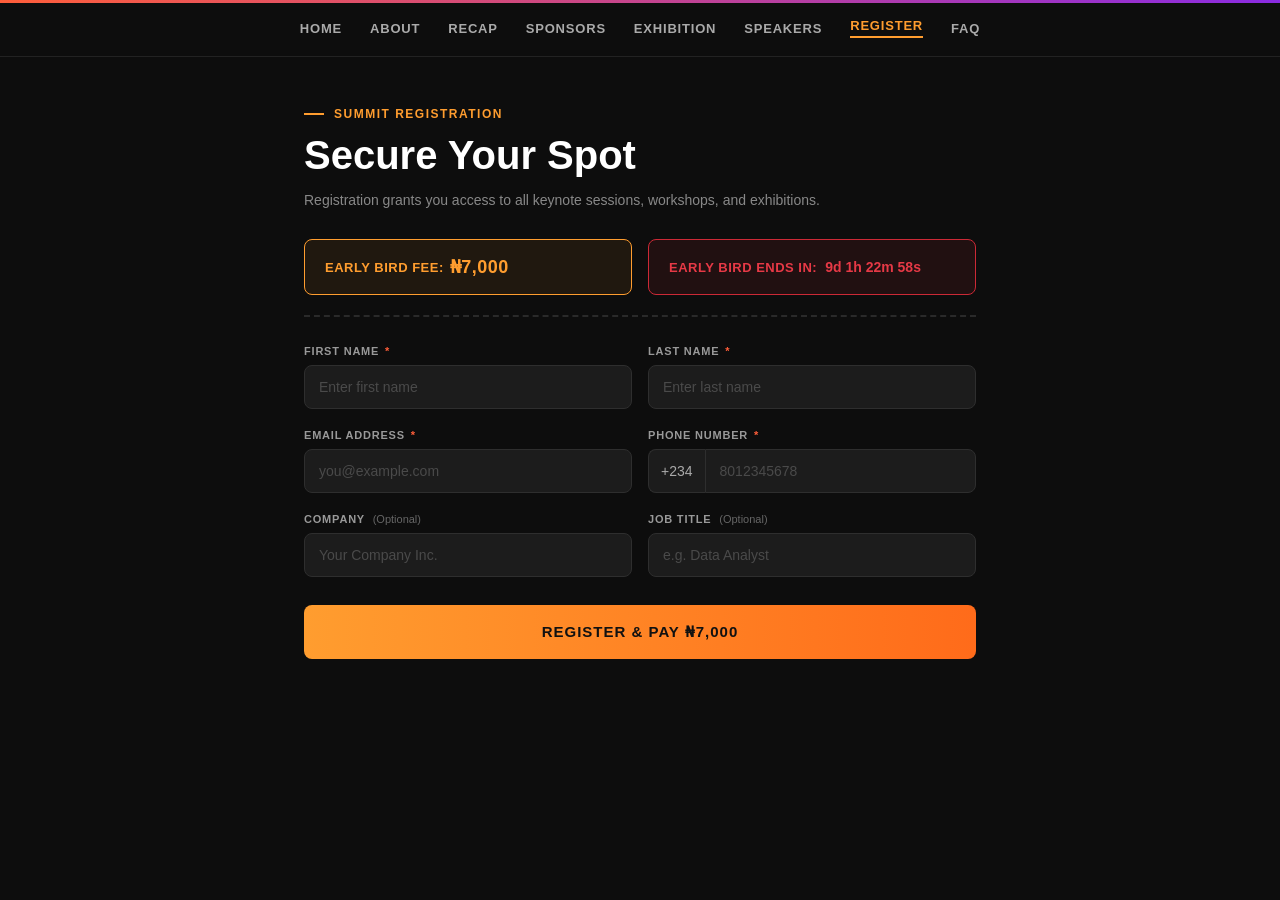
<file: projects/summit-registration/index.html>
<!DOCTYPE html>
<html lang="en">
<head>
    <meta charset="UTF-8">
    <meta name="viewport"
          content="width=device-width,
                   initial-scale=1.0">
    <title>Summit Registration</title>
    <link rel="stylesheet" href="style.css">
</head>
<body>

    <!-- NAVIGATION -->
    <nav class="navbar">
        <a href="#">Home</a>
        <a href="#">About</a>
        <a href="#">Recap</a>
        <a href="#">Sponsors</a>
        <a href="#">Exhibition</a>
        <a href="#">Speakers</a>
        <a href="#" class="active">Register</a>
        <a href="#">FAQ</a>
    </nav>

    <!-- MAIN CARD -->
    <div class="reg-card">

        <!-- EYEBROW -->
        <p class="eyebrow">
            Summit Registration
        </p>

        <!-- HEADING -->
        <h1>Secure Your Spot</h1>

        <!-- DESCRIPTION -->
        <p class="description">
            Registration grants you access to
            all keynote sessions, workshops,
            and exhibitions.
        </p>

        <!-- ============================
             PRICING ROW
             Two columns side by side.
             LEFT  → Early Bird Fee
             RIGHT → Countdown Timer
             ============================ -->
        <div class="two-col">

            <!-- LEFT: Price badge -->
            <div class="price-badge">
                EARLY BIRD FEE:
                <strong>₦7,000</strong>
            </div>

            <!-- RIGHT: Countdown badge -->
            <div class="countdown-badge">
                <span class="countdown-label">
                    EARLY BIRD ENDS IN:
                </span>
                <span id="countdown">
                    Loading...
                </span>
            </div>

        </div>

        <!-- DASHED DIVIDER -->
        <div class="divider"></div>

        <!-- ============================
             REGISTRATION FORM
             ============================ -->
        <form id="regForm">

            <!-- ========================
                 ROW 1
                 LEFT  → First Name
                 RIGHT → Last Name
                 ======================== -->
            <div class="two-col">

                <div class="form-group">
                    <label class="form-label">
                        First Name
                        <span class="required">*</span>
                    </label>
                    <input
                        type="text"
                        class="form-input"
                        placeholder="Enter first name"
                        required>
                </div>

                <div class="form-group">
                    <label class="form-label">
                        Last Name
                        <span class="required">*</span>
                    </label>
                    <input
                        type="text"
                        class="form-input"
                        placeholder="Enter last name"
                        required>
                </div>

            </div>

            <!-- ========================
                 ROW 2
                 LEFT  → Email Address
                 RIGHT → Phone Number
                 ======================== -->
            <div class="two-col">

                <div class="form-group">
                    <label class="form-label">
                        Email Address
                        <span class="required">*</span>
                    </label>
                    <input
                        type="email"
                        class="form-input"
                        placeholder="you@example.com"
                        required>
                </div>

                <div class="form-group">
                    <label class="form-label">
                        Phone Number
                        <span class="required">*</span>
                    </label>
                    <!-- Country code + phone joined -->
                    <div class="phone-group">
                        <div class="country-code">
                            +234
                        </div>
                        <input
                            type="tel"
                            class="form-input"
                            placeholder="8012345678"
                            required>
                    </div>
                </div>

            </div>

            <!-- ========================
                 ROW 3
                 LEFT  → Company (Optional)
                 RIGHT → Job Title (Optional)
                 ======================== -->
            <div class="two-col">

                <div class="form-group">
                    <label class="form-label">
                        Company
                        <span class="optional">
                            (Optional)
                        </span>
                    </label>
                    <input
                        type="text"
                        class="form-input"
                        placeholder="Your Company Inc.">
                </div>

                <div class="form-group">
                    <label class="form-label">
                        Job Title
                        <span class="optional">
                            (Optional)
                        </span>
                    </label>
                    <input
                        type="text"
                        class="form-input"
                        placeholder="e.g. Data Analyst">
                </div>

            </div>

            <!-- SUBMIT BUTTON — full width -->
            <button type="submit"
                    class="btn-submit">
                Register &amp; Pay ₦7,000
            </button>

        </form>

    </div>

    <script src="script.js"></script>

</body>
</html>
</file>
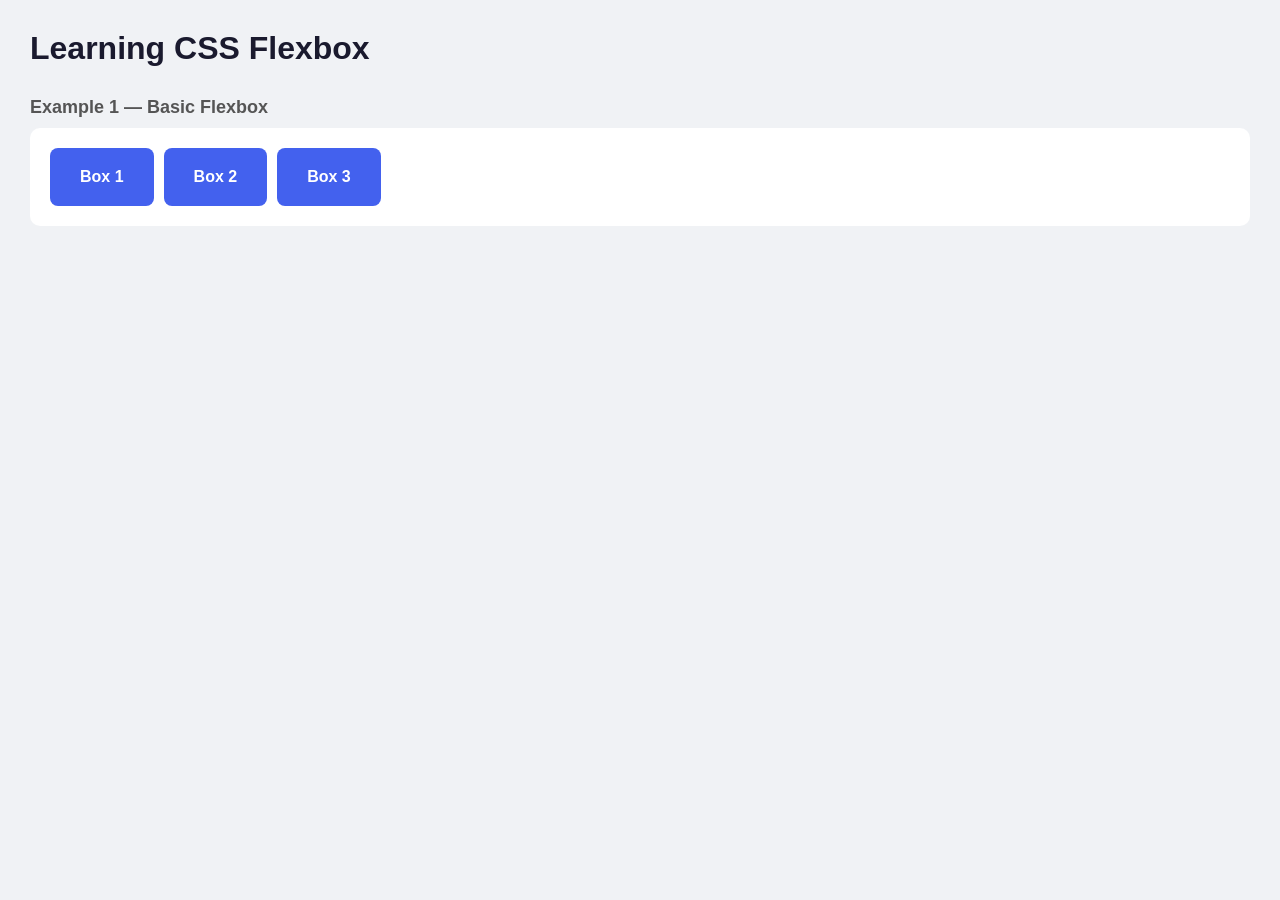
<file: month-1-frontend/week-1-css/day1-flexbox/index.html>
<!DOCTYPE html>
<html lang="en">
<head>
    <meta charset="UTF-8">
    <meta name="viewport" 
          content="width=device-width, 
                   initial-scale=1.0">
    <title>Day 1 - CSS Flexbox</title>
    <link rel="stylesheet" href="style.css">
</head>
<body>

    <h1>Learning CSS Flexbox</h1>

    <!-- Example 1: Basic Flexbox -->
    <h2>Example 1 — Basic Flexbox</h2>
    <div class="container">
        <div class="box">Box 1</div>
        <div class="box">Box 2</div>
        <div class="box">Box 3</div>
    </div>

</body>
</html>
</file>
<file: projects/summit-registration/style.css>
/* RESET*/
* {
    margin: 0;
    padding: 0;
    box-sizing: border-box;
}

/* BODY */
body {
    font-family: 'Segoe UI', sans-serif;
    background: #0d0d0d;
    color: white;
    min-height: 100vh;
    padding-bottom: 60px;
}

/* NAVBAR*/
.navbar {
    position: relative;
    display: flex;
    justify-content: center;
    align-items: center;
    gap: 28px;
    padding: 18px 20px;
    border-bottom: 1px solid #222;
    flex-wrap: wrap;
}

/* Gradient top line */
.navbar::before {
    content: '';
    position: absolute;
    top: 0;
    left: 0;
    width: 100%;
    height: 3px;
    background: linear-gradient(
        to right,
        #ff5e3a,
        #8a2be2
    );
}

.navbar a {
    color: #aaa;
    text-decoration: none;
    font-size: 13px;
    font-weight: 600;
    letter-spacing: 0.8px;
    text-transform: uppercase;
    transition: color 0.2s;
}

.navbar a:hover {
    color: white;
}

.navbar a.active {
    color: #ff9d2f;
    border-bottom: 2px solid #ff9d2f;
    padding-bottom: 3px;
}

/*REGISTRATION CARD*/
.reg-card {
    max-width: 720px;
    margin: 50px auto;
    padding: 0 24px;
}

/* EYEBROW
   Small orange label above the heading.

   ::before creates the orange dash line
   before the text. No extra HTML needed.*/
.eyebrow {
    display: flex;
    align-items: center;
    gap: 10px;
    color: #ff9d2f;
    font-size: 12px;
    font-weight: 700;
    letter-spacing: 1.5px;
    text-transform: uppercase;
    margin-bottom: 12px;
}

.eyebrow::before {
    content: '';
    width: 20px;
    height: 2px;
    background: #ff9d2f;
    flex-shrink: 0;
}

/* HEADING*/
h1 {
    font-size: 40px;
    font-weight: 900;
    margin-bottom: 12px;
    line-height: 1.1;
}

.description {
    color: #888;
    font-size: 14px;
    line-height: 1.6;
    margin-bottom: 28px;
}

/* TWO COLUMN LAYOUT*/
.two-col {
    display: flex;
    gap: 16px;
    margin-bottom: 20px;
    align-items: stretch;
}

/* Every direct child of .two-col
   gets equal width automatically.
   This is why left and right columns
   are always exactly 50/50. */
.two-col > * {
    flex: 1;
}

/* PRICE BADGE*/
.price-badge {
    border: 1px solid #ff9d2f;
    background: rgba(255, 157, 47, 0.08);
    border-radius: 8px;
    padding: 16px 20px;
    font-size: 13px;
    font-weight: 700;
    color: #ff9d2f;
    letter-spacing: 0.5px;
    display: flex;
    align-items: center;
    gap: 6px;
}

.price-badge strong {
    font-size: 18px;
    font-weight: 800;
}

/* COUNTDOWN BADGE*/
.countdown-badge {
    border: 1px solid #cc2936;
    background: rgba(204, 41, 54, 0.1);
    border-radius: 8px;
    padding: 16px 20px;
    font-size: 13px;
    font-weight: 700;
    color: #e63946;
    display: flex;
    align-items: center;
    gap: 8px;
    flex-wrap: wrap;
}

.countdown-label {
    letter-spacing: 0.5px;
    white-space: nowrap;
}

#countdown {
    font-weight: 800;
    font-size: 14px;
    white-space: nowrap;
}

/* DASHED DIVIDER LINE*/
.divider {
    border: none;
    border-top: 2px dashed #2a2a2a;
    margin-bottom: 28px;
}

/* FORM GROUP */
.form-group {
    display: flex;
    flex-direction: column;
}

/* FORM LABEL */
.form-label {
    display: block;
    font-size: 11px;
    font-weight: 700;
    letter-spacing: 0.8px;
    color: #999;
    margin-bottom: 8px;
    text-transform: uppercase;
}

.required {
    color: #ff5e3a;
    margin-left: 2px;
}

/* Optional text — more faded */
.optional {
    color: #666;
    font-weight: 400;
    text-transform: none;
    letter-spacing: 0;
    font-size: 11px;
    margin-left: 4px;
}

/*FORM INPUT*/
.form-input {
    width: 100%;
    padding: 13px 14px;
    background: #1c1c1c;
    border: 1px solid #2e2e2e;
    border-radius: 8px;
    color: white;
    font-size: 14px;
    font-family: inherit;
    outline: none;
    transition: border-color 0.2s;
}

.form-input::placeholder {
    color: #4a4a4a;
}

.form-input:focus {
    border-color: #ff9d2f;
}

.phone-group {
    display: flex;
}

.country-code {
    background: #1c1c1c;
    border: 1px solid #2e2e2e;
    border-right: none;
    border-radius: 8px 0 0 8px;
    padding: 13px 12px;
    color: #aaa;
    font-size: 14px;
    display: flex;
    align-items: center;
    white-space: nowrap;
    flex-shrink: 0;
}

.phone-group .form-input {
    border-radius: 0 8px 8px 0;
}

/* SUBMIT BUTTON */
.btn-submit {
    width: 100%;
    padding: 18px;
    background: linear-gradient(
        to right,
        #ff9d2f,
        #ff6b1a
    );
    color: #111;
    border: none;
    border-radius: 8px;
    font-size: 15px;
    font-weight: 900;
    letter-spacing: 1px;
    text-transform: uppercase;
    cursor: pointer;
    font-family: inherit;
    margin-top: 8px;
    transition: opacity 0.2s,
                transform 0.1s;
}

.btn-submit:hover {
    opacity: 0.92;
    transform: translateY(-1px);
}

.btn-submit:active {
    transform: translateY(0);
}

/*
   RESPONSIVE — MOBILE (600px and below)
   */
@media (max-width: 600px) {

    h1 {
        font-size: 28px;
    }

    .navbar {
        gap: 16px;
    }

    /* Stack two-col to single column */
    .two-col {
        flex-direction: column;
    }

    .reg-card {
        margin: 30px auto;
    }
}
</file>
<file: month-1-frontend/week-1-css/day1-flexbox/style.css>
* {
    margin: 0;
    padding: 0;
    box-sizing: border-box;
}

body {
    font-family: 'Segoe UI', sans-serif;
    padding: 30px;
    background: #f0f2f5;
}

h1 {
    color: #1a1a2e;
    margin-bottom: 20px;
}

h2 {
    color: #555;
    margin: 30px 0 10px;
    font-size: 18px;
}

/* THE FLEX CONTAINER */
.container {
    display: flex;
    background: white;
    padding: 20px;
    border-radius: 10px;
    gap: 10px;
}

/* THE FLEX ITEMS */
.box {
    background: #4361ee;
    color: white;
    padding: 20px 30px;
    border-radius: 8px;
    font-weight: bold;
    font-size: 16px;
}
</file>
